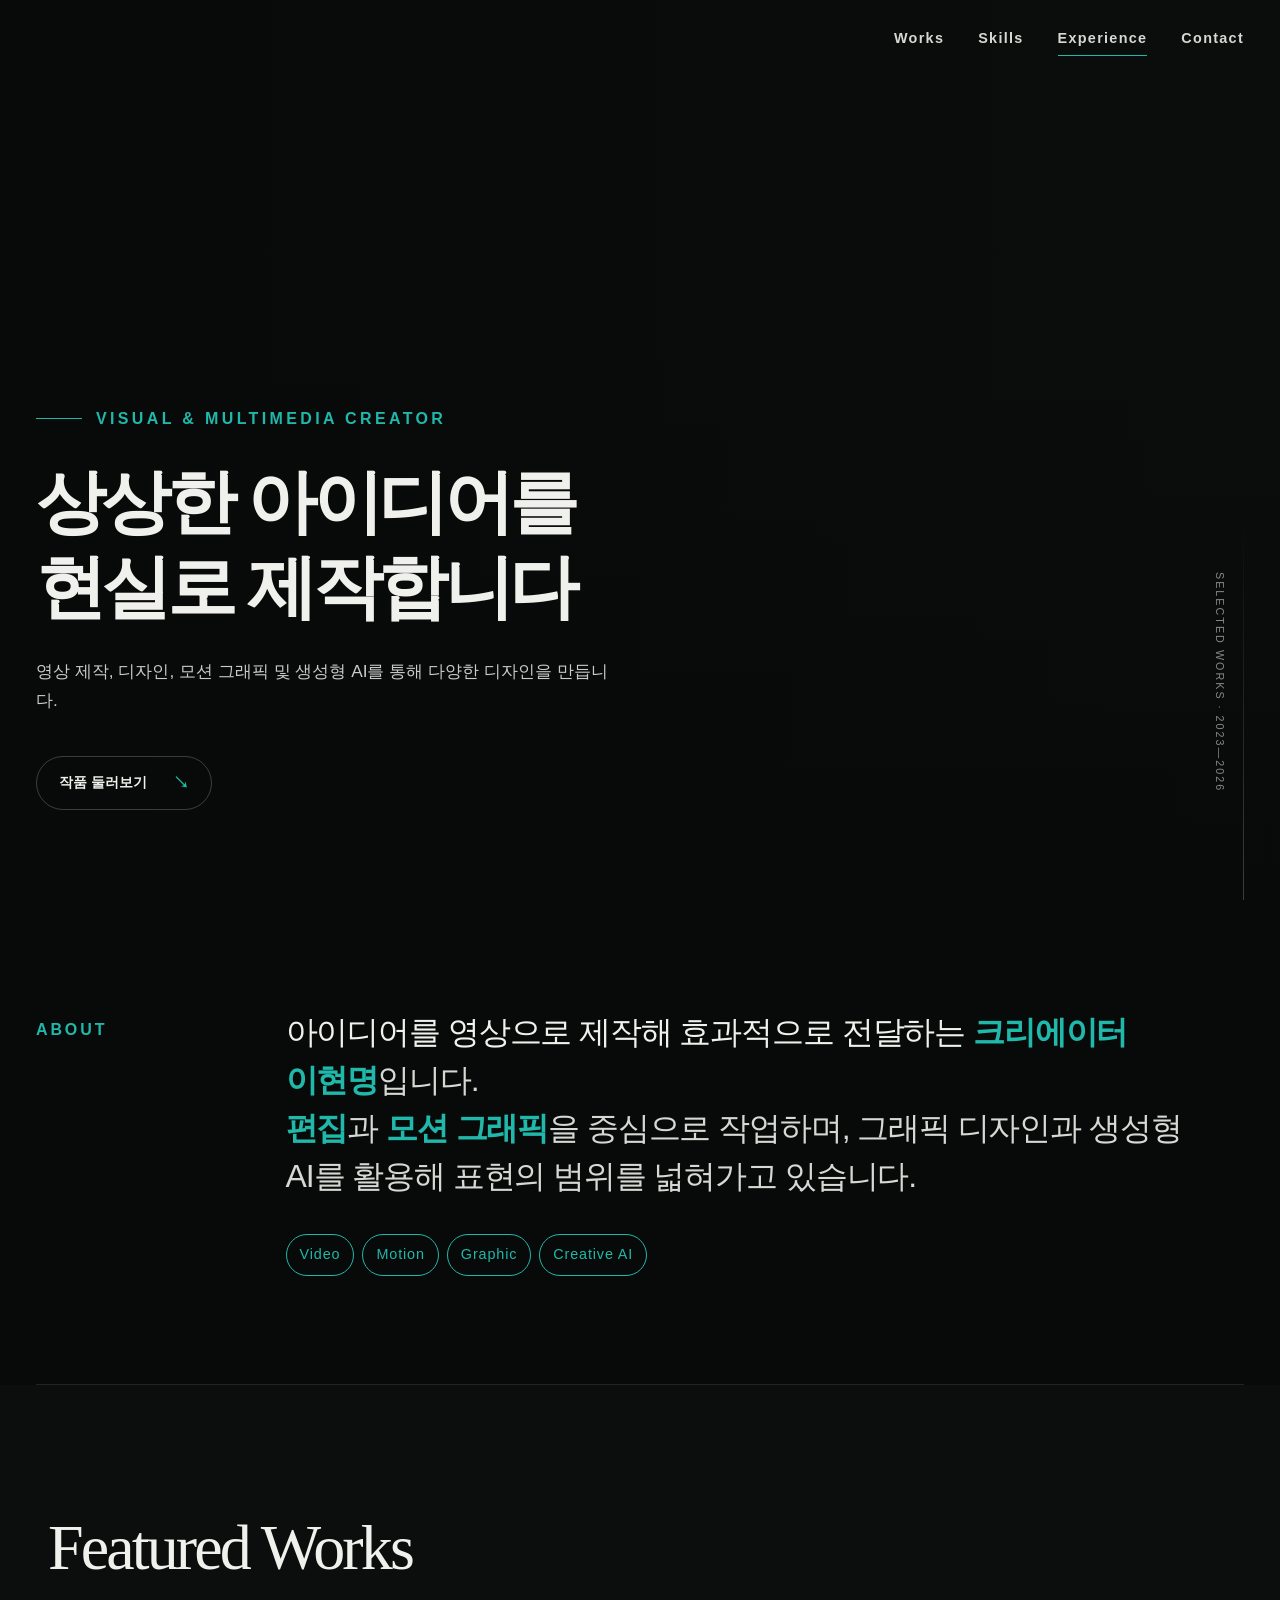
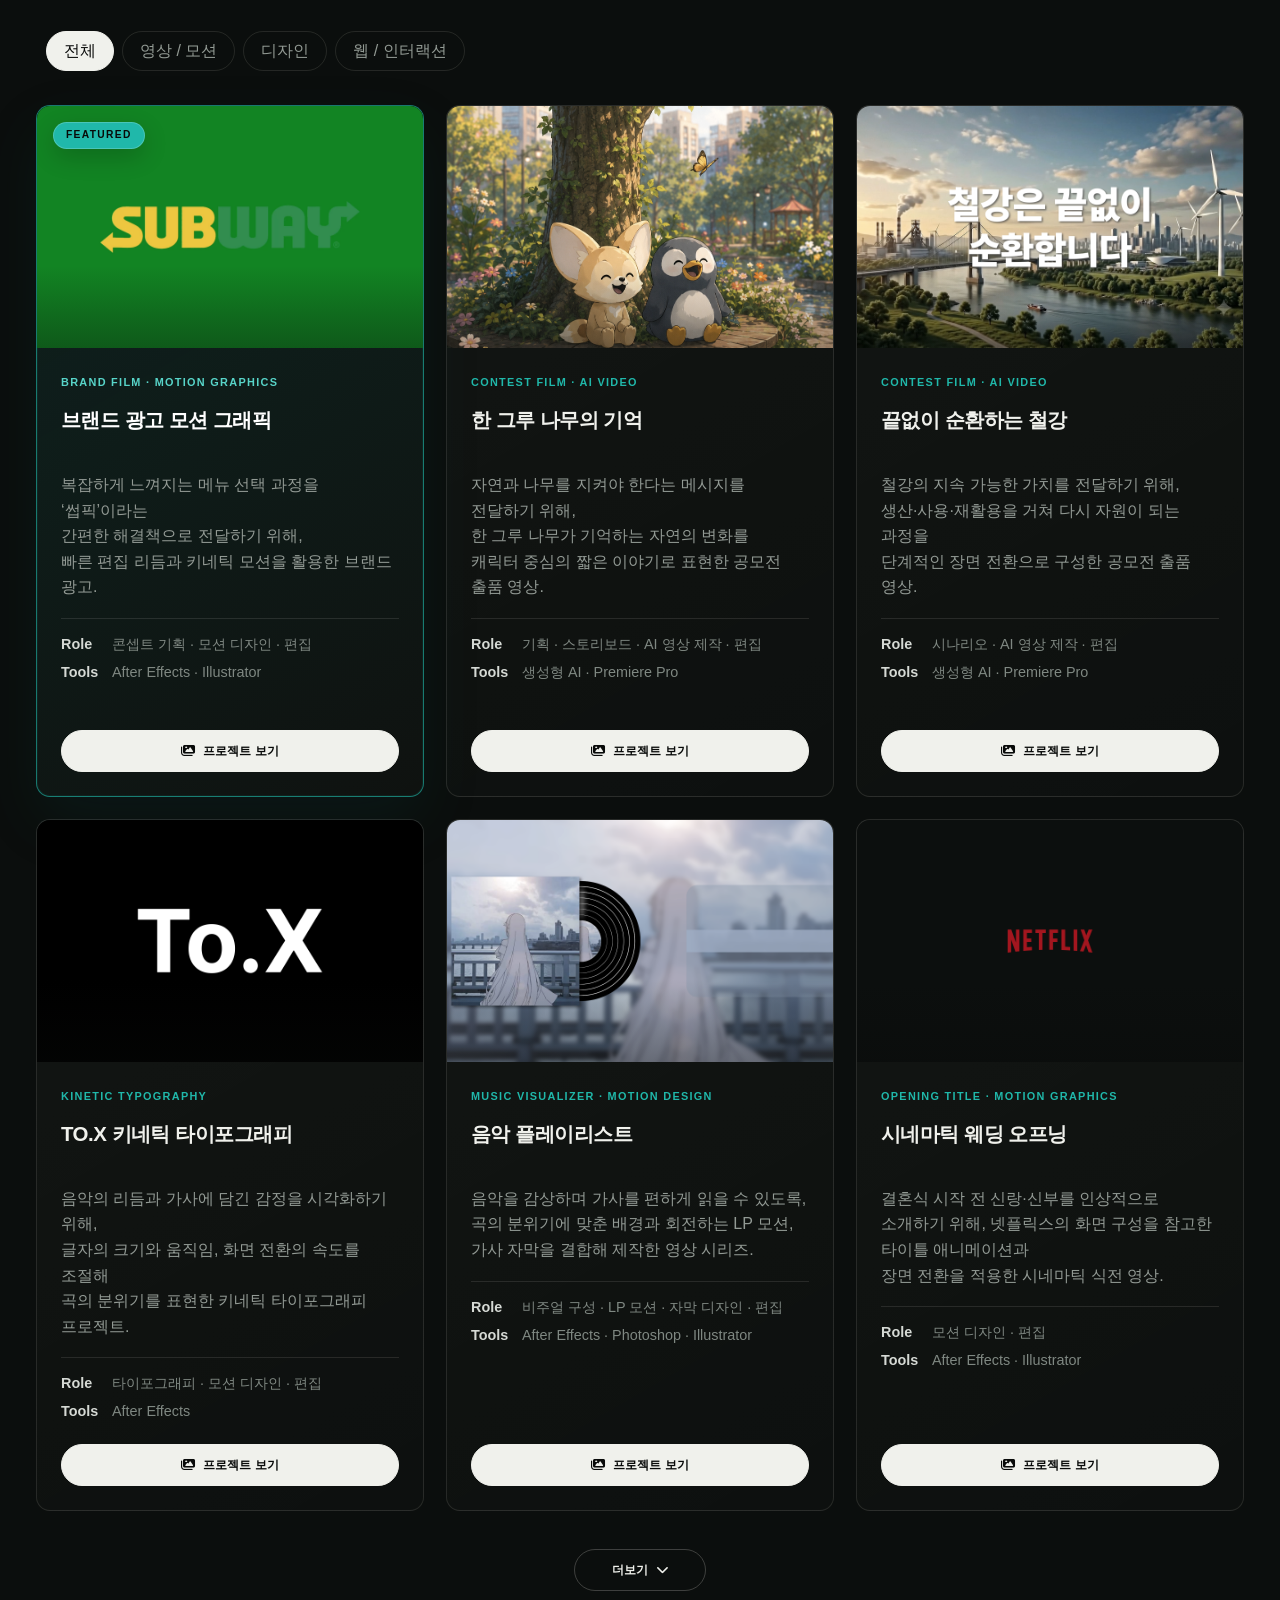
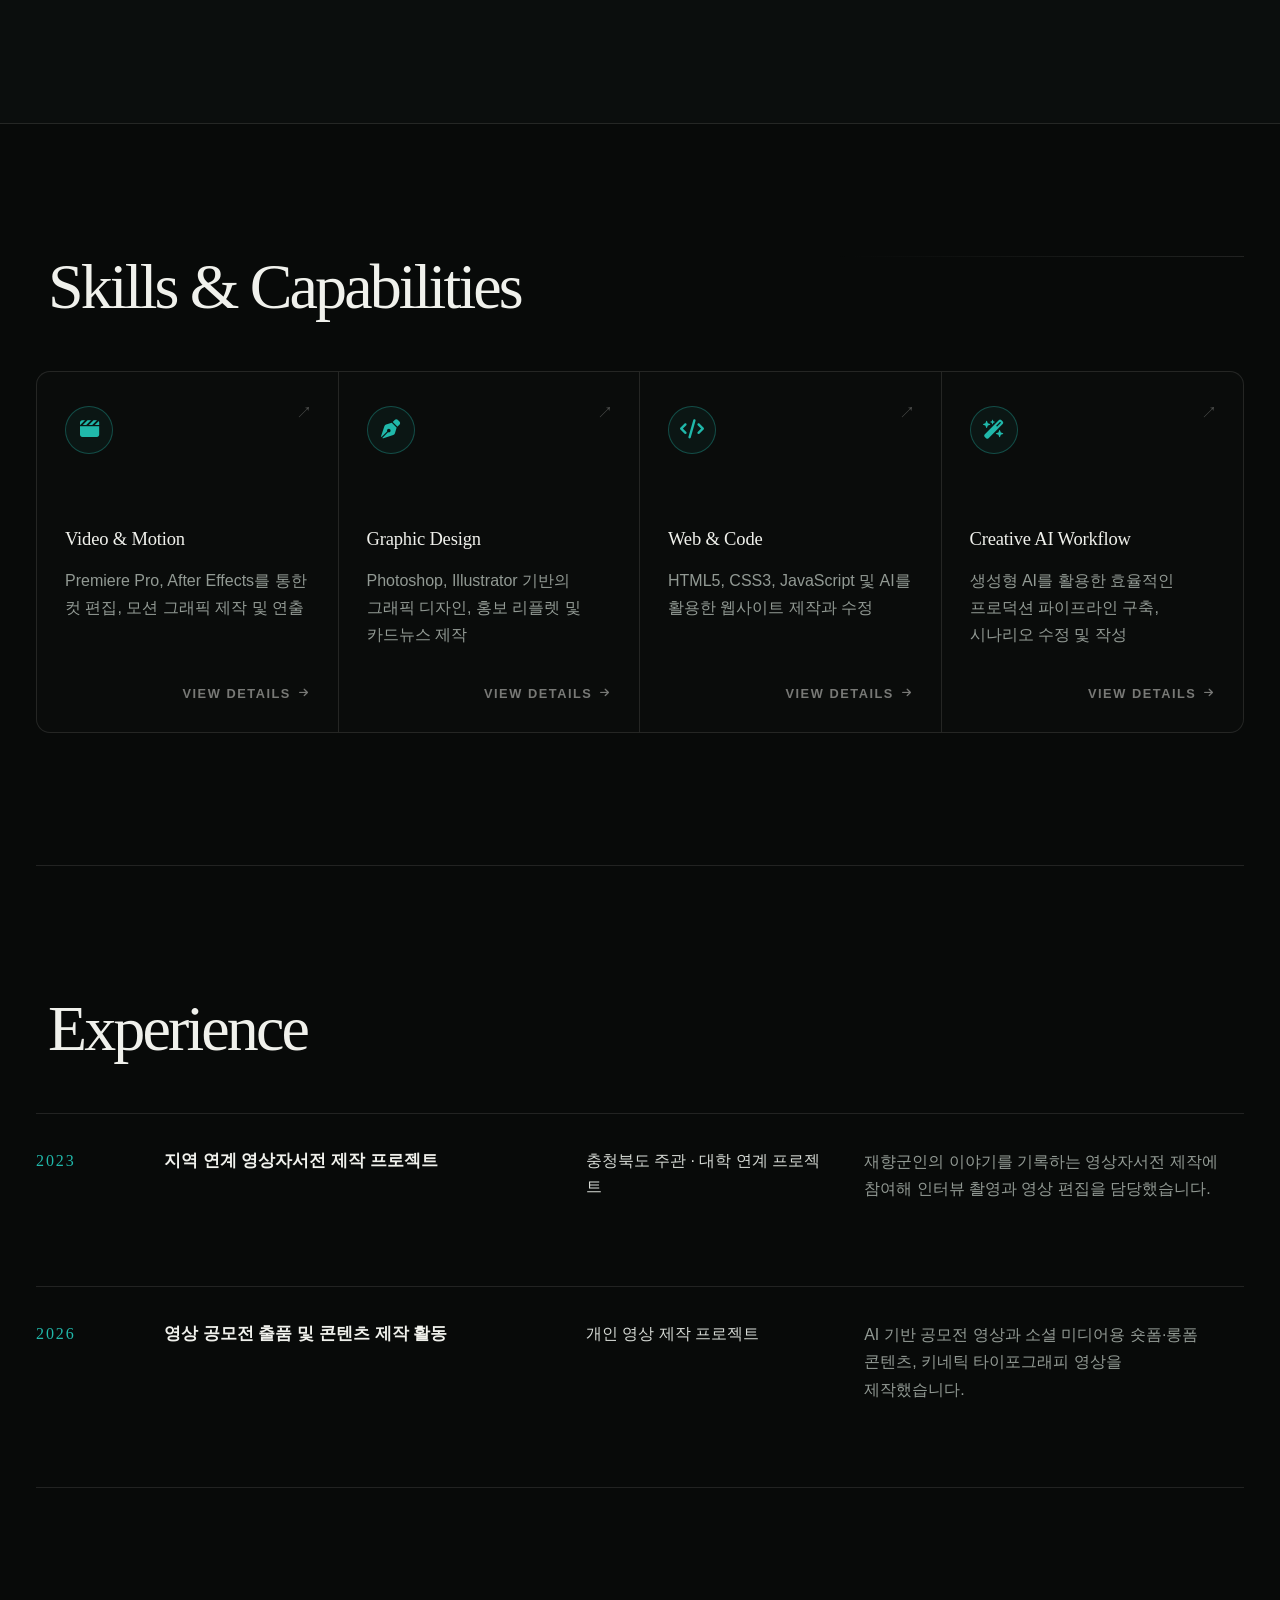
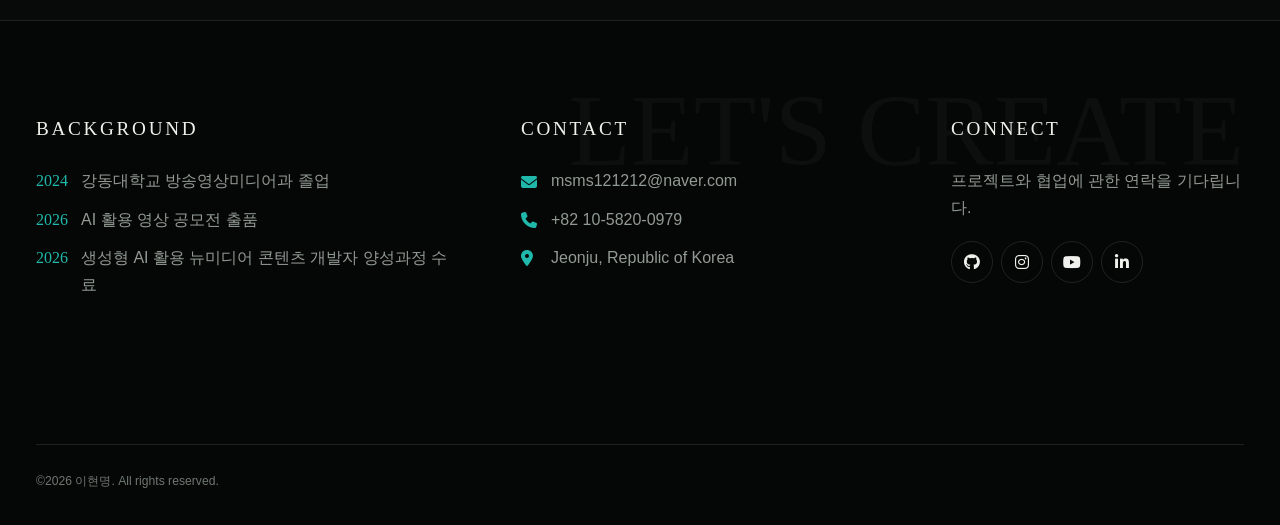
<file: index.html>
<!DOCTYPE html>
<html lang="ko">
<head>
  <meta charset="UTF-8" />
  <meta name="viewport" content="width=device-width, initial-scale=1.0" />
  <meta name="description" content="이현명의 영상, 모션 그래픽, 그래픽 디자인 및 웹 작업 포트폴리오" />
  <title>이현명 | Media Creator Portfolio</title>
  
  <!-- FontAwesome (아이콘 라이브러리) -->
  <link rel="stylesheet" href="https://cdnjs.cloudflare.com/ajax/libs/font-awesome/6.4.0/css/all.min.css" />
  <!-- External CSS -->
  <link rel="stylesheet" href="style.css" />
</head>
<body>

  <!-- NAVIGATION -->
  <nav id="navbar" aria-label="주요 메뉴">
    <a class="logo" href="#" aria-label="포트폴리오 처음으로">
      <span class="logo-mark"></span>
      <span class="logo-word"></span>
    </a>
    <ul class="nav-links">
      <li><a href="#works">Works</a></li>
      <li><a href="#skills">Skills</a></li>
      <li><a href="#experience">Experience</a></li>
      <li><a href="#contact">Contact</a></li>
    </ul>
  </nav>

  <!-- HEADER: INTRO VIDEO -->
  <header>
    <video class="video-bg" autoplay muted loop playsinline>
      <source src="./assets/videos/bg.mp4" type="video/mp4" />
    </video>
    <div class="video-overlay"></div>

    <div class="hero-content">
      <span class="hero-tagline">Visual & Multimedia Creator</span>
      <h1 class="hero-title">상상한 아이디어를 <br>현실로 제작합니다</h1>
      <p class="hero-desc">
        영상 제작, 디자인, 모션 그래픽 및 생성형 AI를 통해 다양한 디자인을 만듭니다.
      </p>
      <a href="#works" class="btn">작품 둘러보기</a>
    </div>
    <div class="hero-side-note" aria-hidden="true">SELECTED WORKS · 2023—2026</div>
  </header>

<main>
<!-- ABOUT (소개) -->
<section id="about" class="about-section">
  <div class="about-label">ABOUT</div>
  <div class="about-content">
<p class="about-copy">
  아이디어를 영상으로 제작해 효과적으로 전달하는
  <span class="about-highlight">크리에이터 이현명</span>입니다.
  <br>
  <span class="about-highlight">편집</span>과
  <span class="about-highlight">모션 그래픽</span>을 중심으로 작업하며,
  그래픽 디자인과 생성형 AI를 활용해 표현의 범위를 넓혀가고 있습니다.
</p>
    <div class="about-keywords" aria-label="주요 작업 분야">
      <span>Video</span>
      <span>Motion</span>
      <span>Graphic</span>
      <span>Creative AI</span>
    </div>
  </div>
</section>

<!-- 1. WORKS (작품) -->
<section id="works">
  <h2 class="section-title">Featured Works</h2>
  
  <!-- 필터 버튼 -->
  <div class="filter-buttons">
    <button class="filter-btn active" data-filter="all">전체</button>
    <button class="filter-btn" data-filter="video">영상 / 모션</button>
    <button class="filter-btn" data-filter="design">디자인</button>
    <button class="filter-btn" data-filter="web">웹 / 인터랙션</button>
  </div>

  <!-- ★ 반드시 이 위치에 시작 태그가 있어야 합니다 ★ -->
  <div class="works-grid">

<!-- 카드 1: 영상 / 모션 그래픽 -->
<div class="work-card featured-work" data-category="video">
  <div class="work-thumb">
    <span class="featured-badge">FEATURED</span>

    <img
      src="assets/images/thumb-video3.png"
      alt="썹픽 브랜드 광고 모션 그래픽 썸네일"
    />

    <button
      type="button"
      class="btn-play-trigger open-project-gallery"
      data-images="assets/images/포트폴리오-11.png|assets/images/포트폴리오-12.png"
      data-video-url="https://youtu.be/aisMzB6WmLQ"
      aria-label="썹픽 프로젝트 이미지 보기"
    >
      <i
        class="fa-solid fa-circle-play"
        aria-hidden="true"
      ></i>
    </button>
  </div>

  <div class="work-info">
    <span class="work-tag">
      Brand Film · Motion Graphics
    </span>

    <h3 class="work-title">
      브랜드 광고 모션 그래픽
    </h3>

    <p class="work-desc">
        복잡하게 느껴지는 메뉴 선택 과정을 ‘썹픽’이라는 <br>간편한 해결책으로
  전달하기 위해,<br> 빠른 편집 리듬과 키네틱 모션을 활용한 브랜드 광고.
    </p>

    <ul class="work-meta" aria-label="작품 제작 정보">
      <li>
        <strong>Role</strong>
        콘셉트 기획 · 모션 디자인 · 편집
      </li>
      <li>
        <strong>Tools</strong>
        After Effects · Illustrator
      </li>
    </ul>

    <div class="work-links">
      <button
        type="button"
        class="card-btn open-project-gallery"
        data-images="assets/images/포트폴리오-11.png|assets/images/포트폴리오-12.png"
        data-video-url="https://youtu.be/aisMzB6WmLQ"
      >
        <i
          class="fa-solid fa-images"
          aria-hidden="true"
        ></i>
        프로젝트 보기
      </button>
    </div>
  </div>
</div>

<!-- 카드 2: 공모전 영상 1편 -->
<div class="work-card" data-category="video">
  <div class="work-thumb">
    <img
      src="assets/images/thumb-video2-alt.png"
      alt="한 그루 나무의 기억 영상 썸네일"
    />

    <!-- 프로젝트 이미지 열기 -->
    <button
      type="button"
      class="btn-play-trigger open-project-gallery"
      data-images="assets/images/포트폴리오-03.png|assets/images/포트폴리오-04.png"
      data-video-url="https://youtube.com/shorts/hFnn0y65OQc?feature=share"
      aria-label="한 그루 나무의 기억 프로젝트 보기"
    >
      <i
        class="fa-solid fa-circle-play"
        aria-hidden="true"
      ></i>
    </button>
  </div>

  <div class="work-info">
    <span class="work-tag">
      Contest Film · AI Video
    </span>

    <h3 class="work-title">
      한 그루 나무의 기억
    </h3>

    <p class="work-desc">
       자연과 나무를 지켜야 한다는 메시지를 전달하기 위해,<br>
  한 그루 나무가 기억하는 자연의 변화를 <br>캐릭터 중심의
  짧은 이야기로 표현한 공모전 출품 영상.
    </p>

    <ul
      class="work-meta"
      aria-label="작품 제작 정보"
    >
      <li>
        <strong>Role</strong>
        기획 · 스토리보드 · AI 영상 제작 · 편집
      </li>

      <li>
        <strong>Tools</strong>
        생성형 AI · Premiere Pro
      </li>
    </ul>

    <div class="work-links">
      <!-- 프로젝트 이미지 열기 -->
      <button
        type="button"
        class="card-btn open-project-gallery"
        data-images="assets/images/포트폴리오-03.png|assets/images/포트폴리오-04.png"
        data-video-url="https://youtube.com/shorts/hFnn0y65OQc?feature=share"
      >
        <i
          class="fa-solid fa-images"
          aria-hidden="true"
        ></i>
        프로젝트 보기
      </button>
    </div>
  </div>
</div>

<!-- 카드 3: 공모전 영상 2편 -->
<div class="work-card" data-category="video">
  <div class="work-thumb">
    <img
      src="assets/images/thumb-video1.png"
      alt="끝없이 순환하는 철강 영상 썸네일"
    />

    <!-- 프로젝트 이미지 열기 -->
    <button
      type="button"
      class="btn-play-trigger open-project-gallery"
      data-images="assets/images/포트폴리오-05.png|assets/images/포트폴리오-06.png"
      data-video-url="https://youtu.be/-_4lD8h2j6I"
      aria-label="끝없이 순환하는 철강 프로젝트 보기"
    >
      <i
        class="fa-solid fa-circle-play"
        aria-hidden="true"
      ></i>
    </button>
  </div>

  <div class="work-info">
    <span class="work-tag">
      Contest Film · AI Video
    </span>

    <h3 class="work-title">
      끝없이 순환하는 철강
    </h3>

    <p class="work-desc">
  철강의 지속 가능한 가치를 전달하기 위해,<br>
  생산·사용·재활용을 거쳐 다시 자원이 되는 과정을 <br>
  단계적인 장면 전환으로 구성한 공모전 출품 영상.
    </p>

    <ul
      class="work-meta"
      aria-label="작품 제작 정보"
    >
      <li>
        <strong>Role</strong>
        시나리오 · AI 영상 제작 · 편집
      </li>

      <li>
        <strong>Tools</strong>
        생성형 AI · Premiere Pro
      </li>
    </ul>

    <div class="work-links">
      <!-- 프로젝트 이미지 열기 -->
      <button
        type="button"
        class="card-btn open-project-gallery"
        data-images="assets/images/포트폴리오-05.png|assets/images/포트폴리오-06.png"
        data-video-url="https://youtu.be/-_4lD8h2j6I"
      >
        <i
          class="fa-solid fa-images"
          aria-hidden="true"
        ></i>
        프로젝트 보기
      </button>
    </div>
  </div>
</div>

<!-- 카드 4: 음악 기반 키네틱 타이포그래피 영상 -->
<div class="work-card" data-category="video">
  <div class="work-thumb">
    <img
      src="assets/images/thumb-video2.png"
      alt="TO.X 키네틱 타이포그래피 영상 썸네일"
    />

    <!-- 프로젝트 이미지 열기 -->
    <button
      type="button"
      class="btn-play-trigger open-project-gallery"
      data-images="assets/images/포트폴리오-13.png|assets/images/포트폴리오-14.png"
      data-video-url="https://youtu.be/lOUPzU0GYzc"
      aria-label="TO.X 키네틱 타이포그래피 프로젝트 보기"
    >
      <i
        class="fa-solid fa-circle-play"
        aria-hidden="true"
      ></i>
    </button>
  </div>

  <div class="work-info">
    <span class="work-tag">
      Kinetic Typography
    </span>

    <h3 class="work-title">
      TO.X 키네틱 타이포그래피
    </h3>

    <p class="work-desc">
  음악의 리듬과 가사에 담긴 감정을 시각화하기 위해,<br>
  글자의 크기와 움직임, 화면 전환의 속도를 조절해<br>
  곡의 분위기를 표현한 키네틱 타이포그래피 프로젝트.
    </p>

    <ul
      class="work-meta"
      aria-label="작품 제작 정보"
    >
      <li>
        <strong>Role</strong>
        타이포그래피 · 모션 디자인 · 편집
      </li>

      <li>
        <strong>Tools</strong>
        After Effects
      </li>
    </ul>

    <div class="work-links">
      <!-- 프로젝트 이미지 열기 -->
      <button
        type="button"
        class="card-btn open-project-gallery"
        data-images="assets/images/포트폴리오-13.png|assets/images/포트폴리오-14.png"
        data-video-url="https://youtu.be/lOUPzU0GYzc"
      >
        <i
          class="fa-solid fa-images"
          aria-hidden="true"
        ></i>
        프로젝트 보기
      </button>
    </div>
  </div>
</div>

<!-- 카드 4-2: 음악 플레이리스트  -->
<div class="work-card" data-category="video">
  <div class="work-thumb">
    <img
      src="assets/images/최종화.png"
      alt="음악 플레이리스트 썸네일"
    />
  </div>

  <div class="work-info">
    <span class="work-tag">
      Music Visualizer · Motion Design
    </span>

    <h3 class="work-title">
      음악 플레이리스트
    </h3>

    <p class="work-desc">
      음악을 감상하며 가사를 편하게 읽을 수 있도록,<br>
      곡의 분위기에 맞춘 배경과 회전하는 LP 모션,<br>
      가사 자막을 결합해 제작한 영상 시리즈.
    </p>

    <ul class="work-meta" aria-label="작품 제작 정보">
      <li>
        <strong>Role</strong>
        비주얼 구성 · LP 모션 · 자막 디자인 · 편집
      </li>

      <li>
        <strong>Tools</strong>
        After Effects · Photoshop · Illustrator
      </li>
    </ul>

    <div class="work-links">
      <button
        type="button"
        class="card-btn open-project-gallery"
        data-images="assets/images/포트폴리오-07.png|assets/images/포트폴리오-08.png"
        data-video-url="https://youtube.com/playlist?list=PLM9niP2tkCtA&si=RBDcG_nOzhkt4t6j"
      >
        <i
          class="fa-solid fa-images"
          aria-hidden="true"
        ></i>
        프로젝트 보기
      </button>
    </div>
  </div>
</div>

<!-- 카드 5: 시네마틱 웨딩 오프닝 -->
<div class="work-card" data-category="video">
  <div class="work-thumb">
    <img
      src="assets/images/netflex.png"
      alt="시네마틱 웨딩 오프닝 영상 썸네일"
    />

    <!-- 프로젝트 이미지 열기 -->
    <button
      type="button"
      class="btn-play-trigger open-project-gallery"
      data-images="assets/images/포트폴리오-09.png|assets/images/포트폴리오-10.png"
      data-video-url="https://youtu.be/B8Osuecn-Ms"
      aria-label="시네마틱 웨딩 오프닝 프로젝트 보기"
    >
      <i
        class="fa-solid fa-circle-play"
        aria-hidden="true"
      ></i>
    </button>
  </div>

  <div class="work-info">
    <span class="work-tag">
      Opening Title · Motion Graphics
    </span>

    <h3 class="work-title">
      시네마틱 웨딩 오프닝
    </h3>

    <p class="work-desc">
  결혼식 시작 전 신랑·신부를 인상적으로 소개하기 위해,
  넷플릭스의 화면 구성을 참고한 타이틀 애니메이션과 <br>
  장면 전환을 적용한 시네마틱 식전 영상.
    </p>

    <ul
      class="work-meta"
      aria-label="작품 제작 정보"
    >
      <li>
        <strong>Role</strong>
        모션 디자인 · 편집
      </li>

      <li>
        <strong>Tools</strong>
        After Effects · Illustrator
      </li>
    </ul>

    <div class="work-links">
      <!-- 프로젝트 이미지 열기 -->
      <button
        type="button"
        class="card-btn open-project-gallery"
        data-images="assets/images/포트폴리오-09.png|assets/images/포트폴리오-10.png"
        data-video-url="https://youtu.be/B8Osuecn-Ms"
      >
        <i
          class="fa-solid fa-images"
          aria-hidden="true"
        ></i>
        프로젝트 보기
      </button>
    </div>
  </div>
</div>

<!-- 카드 1: 스타벅스 리플렛 디자인 -->
<div class="work-card" data-category="design">
  <div class="work-thumb">
    <!-- 카드 썸네일은 목업 이미지 사용 -->
    <img
      src="assets/images/스타벅스 3단 리플렛.jpg"
      alt="스타벅스 3단 리플렛 디자인 목업"
    />
  </div>

  <div class="work-info">
    <span class="work-tag">
      Editorial Design · Print
    </span>

    <h3 class="work-title">
      스타벅스 3단 리플렛 디자인
    </h3>

    <p class="work-desc">
  스타벅스 딜리버스의 주요 정보를 효과적으로 <br>전달하기 위해,
  브랜드 색상과 타이포그래피를 바탕으로 정보의 우선순위를
  고려해 구성한 3단 리플렛 디자인.
    </p>

    <ul
      class="work-meta"
      aria-label="작품 제작 정보"
    >
      <li>
        <strong>Role</strong>
        정보 구성 · 레이아웃 · 편집 디자인
      </li>

      <li>
        <strong>Tools</strong>
        Illustrator · Photoshop
      </li>
    </ul>

    <div class="work-links">
      <button
        type="button"
        class="card-btn open-project-gallery"
        data-images="assets/images/포트폴리오-15.png|assets/images/leaflet-thumb.png|assets/images/leaflet-detail.png"
      >
        <i
          class="fa-solid fa-images"
          aria-hidden="true"
        ></i>
        프로젝트 보기
      </button>
    </div>
  </div>
</div>

<!-- 카드 1-1: 연세대 리플렛 디자인 -->
<div class="work-card" data-category="design">
  <div class="work-thumb">
    <!-- 카드 썸네일은 목업 이미지 사용 -->
    <img
      src="assets/images/연세대 2단 리플렛.jpg"
      alt="연세대 2단 리플렛 디자인 목업"
    />
  </div>

  <div class="work-info">
    <span class="work-tag">
      Editorial Design · Print
    </span>

    <h3 class="work-title">
      연세대 2단 리플렛 디자인
    </h3>

    <p class="work-desc">
  학생들의 꿈을 지원하는 장학금 모금의 취지를 알리고,<br>
  후원 참여에 필요한 정보를 쉽게 확인할 수 있도록<br>
  내용의 흐름을 구성한 2단 리플렛 디자인.
    </p>

    <ul
      class="work-meta"
      aria-label="작품 제작 정보"
    >
      <li>
        <strong>Role</strong>
        정보 구성 · 레이아웃 · 편집 디자인
      </li>

      <li>
        <strong>Tools</strong>
        Illustrator
      </li>
    </ul>

    <div class="work-links">
      <button
        type="button"
        class="card-btn open-project-gallery"
        data-images="assets/images/포트폴리오-16.png|assets/images/연세1.png|assets/images/연세2.png"
      >
        <i
          class="fa-solid fa-images"
          aria-hidden="true"
        ></i>
        프로젝트 보기
      </button>
    </div>
  </div>
</div>

<!-- 디자인 카드 2: 민생지원금 카드뉴스 -->
<div class="work-card" data-category="design">
  <div class="work-thumb">
    <!-- 카드 썸네일은 목업 이미지 사용 -->
    <img
      src="assets/images/카드뉴스.jpg"
      alt="민생지원금 카드뉴스 목업"
    />
  </div>

  <div class="work-info">
    <span class="work-tag">
      Information Design · Card News
    </span>

    <h3 class="work-title">
      민생지원금 안내 카드뉴스
    </h3>

    <p class="work-desc">
  민생지원금 정보를 쉽게 전달하기 위해,<br>
  친근한 일러스트와 초록 계열 색상을 활용해<br>
  단계별로 구성한 6페이지 카드뉴스.
    </p>

    <ul
      class="work-meta"
      aria-label="작품 제작 정보"
    >
      <li>
        <strong>Role</strong>
        정보 구조화 · 레이아웃 · 일러스트
      </li>

      <li>
        <strong>Tools</strong>
        Illustrator
      </li>
    </ul>

    <div class="work-links">
      <button
        type="button"
        class="card-btn open-project-gallery"
        data-layout="grid-two"
        data-images="assets/images/포트폴리오-17.png|assets/images/cardnews-1.png|assets/images/cardnews-2.png|assets/images/cardnews-3.png|assets/images/cardnews-4.png|assets/images/cardnews-5.png|assets/images/cardnews-6.png"
      >
        <i
          class="fa-solid fa-images"
          aria-hidden="true"
        ></i>
        프로젝트 보기
      </button>
    </div>
  </div>
</div>

<!-- 디자인 카드 3: 공기업 취업특강 홍보 포스터 -->
<div class="work-card" data-category="design">
  <div class="work-thumb">
    <img
      src="assets/images/취업특강 포스터 2.jpg"
      alt="공기업 취업특강 홍보 전단지 목업"
    />
  </div>

  <div class="work-info">
    <span class="work-tag">
      Promotional Design · Print
    </span>

    <h3 class="work-title">
      공기업 취업특강 홍보 포스터
    </h3>

    <p class="work-desc">
  취업특강의 주요 정보를 쉽게 전달하기 위해,<br>
  일러스트와 정보의 우선순위를 활용해<br>
  핵심 내용을 명확하게 구성한 포스터.
    </p>

    <ul class="work-meta" aria-label="작품 제작 정보">
      <li>
        <strong>Role</strong>
        정보 구성 · 레이아웃 · 편집 디자인
      </li>
      <li>
        <strong>Tools</strong>
        Illustrator
      </li>
    </ul>

    <div class="work-links">
      <button
        type="button"
        class="card-btn open-project-gallery"
        data-images="assets/images/포트폴리오-18.png"
      >
        <i class="fa-solid fa-expand" aria-hidden="true"></i>
        포스터 보기
      </button>
    </div>
  </div>
</div>

    <!-- 카드 1: 브랜딩 웹사이트 -->
    <div class="work-card" data-category="web">
      <div class="work-thumb">
        <img src="assets/images/web-thumb.png" alt="브랜딩 사이트 미리보기" />
      </div>
      <div class="work-info">
        <span class="work-tag">Web Design · Development</span>
        <h3 class="work-title">브랜드 웹사이트 제작</h3>
        <p class="work-desc">  직접 기획한 브랜드의 콘셉트를 바탕으로,<br>
  AI를 활용해 디자인과 인터랙션을 구성하고<br>
  반응형 웹 화면으로 구현한 프로젝트.</p>
        <ul class="work-meta" aria-label="작품 제작 정보">
          <li><strong>Role</strong>기획 · AI 활용 UI 디자인 · 프론트엔드 구현</li>
          <li><strong>Tools</strong> HTML · CSS · JavaScript · AI</li>
        </ul>
        <div class="work-links">
          <button class="card-btn open-modal-btn" data-type="iframe" data-web-url="projects/branding/index.html">
            <i class="fa-solid fa-window-restore"></i> 사이트 미리보기
          </button>
          <a href="projects/branding/index.html" target="_blank" rel="noopener noreferrer" class="card-btn-outline">
            <i class="fa-solid fa-arrow-up-right-from-square"></i> 새 창 열기
          </a>
        </div>  
      </div>
    </div>

<!-- 카드 2: IOPE MEN 웹사이트 리디자인 -->
<div class="work-card" data-category="web">
  <div class="work-thumb">
    <img
      src="assets/images/캡처.PNG"
      alt="IOPE MEN 웹사이트 리디자인 미리보기"
    />
  </div>

  <div class="work-info">
    <span class="work-tag">
      UI Design · Concept Redesign
    </span>

    <h3 class="work-title">
      IOPE MEN 웹사이트 리디자인
    </h3>

    <p class="work-desc">
 프리미엄 남성 스킨케어 이미지를 전달하기 위해,<br>
  제품 정보의 구조와 시각적 흐름을 재구성한<br>
  데스크톱 웹 UI 콘셉트 디자인.
    </p>

    <ul
      class="work-meta"
      aria-label="작품 제작 정보"
    >
      <li>
        <strong>Role</strong>
        정보 구조 · UI 디자인
      </li>

      <li>
        <strong>Tools</strong>
        Figma · Illustrator · 생성형 AI
      </li>
    </ul>

    <div class="work-links">
      <button
        type="button"
        class="card-btn open-modal-btn"
        data-type="image"
        data-img-src="assets/images/web-thumb-2.png"
      >
        <i
          class="fa-solid fa-image"
          aria-hidden="true"
        ></i>
        디자인 보기
      </button>

      <a
        href="assets/images/web-thumb-2.png"
        target="_blank"
        rel="noopener noreferrer"
        class="card-btn-outline"
      >
        <i
          class="fa-solid fa-arrow-up-right-from-square"
          aria-hidden="true"
        ></i>
        새 창 열기
      </a>
    </div>
  </div>
</div>

<!-- 카드 3: IOPE MEN 제품 상세페이지 디자인 -->
<div class="work-card" data-category="web">
  <div class="work-thumb">
    <img
      src="assets/images/상세페이지 썸네일.png"
      alt="IOPE MEN 올인원 제품 상세페이지 디자인"
      loading="lazy"
    />
  </div>

  <div class="work-info">
    <span class="work-tag">
      Detail Page · Visual Design
    </span>

    <h3 class="work-title">
      IOPE MEN 제품 상세페이지
    </h3>

    <p class="work-desc">
  제품의 주요 특징과 사용 효과를 쉽게 전달하기 위해,<br>
  정보의 우선순위와 시각적 흐름을 고려해 구성한<br>
  상세페이지 디자인.
    </p>

    <ul class="work-meta" aria-label="작품 제작 정보">
      <li>
        <strong>Role</strong>
        정보 구성 · 레이아웃 · 상세페이지 디자인
      </li>
      <li>
        <strong>Tools</strong>
        Figma · Illustrator · 생성형 AI
      </li>
    </ul>

    <div class="work-links">
      <button
        type="button"
        class="card-btn open-modal-btn"
        data-type="image"
        data-img-src="assets/images/상세페이지.png"
      >
        <i class="fa-solid fa-image" aria-hidden="true"></i>
        디자인 보기
      </button>

      <a
        href="assets/images/상세페이지.png"
        target="_blank"
        rel="noopener noreferrer"
        class="card-btn-outline"
      >
        <i
          class="fa-solid fa-arrow-up-right-from-square"
          aria-hidden="true"
        ></i>
        새 창 열기
      </a>
    </div>
  </div>
</div>

  </div> <!-- /.works-grid -->
  <div class="load-more-wrap">
    <button id="load-more-btn" class="card-btn-outline" aria-label="작품 더보기">
   <i class="fa-solid fa-chevron-down"></i>
    </button>
  </div>
</section>

<!-- 2. SKILLS (능력) -->
<section id="skills">
  <h2 class="section-title">Skills & Capabilities</h2>

  <div class="skills-grid">
    <div
      class="skill-card"
      data-skill="video"
      role="button"
      tabindex="0"
      aria-label="Video & Motion 상세 기술 보기"
    >
      <i class="fa-solid fa-clapperboard skill-icon"></i>
      <h3 class="skill-title">Video & Motion</h3>
      <p class="skill-desc">
        Premiere Pro, After Effects를 통한 컷 편집,
        모션 그래픽 제작 및 연출
      </p>
      <span class="skill-more">
        View details
        <i class="fa-solid fa-arrow-right"></i>
      </span>
    </div>

    <div
      class="skill-card"
      data-skill="graphic"
      role="button"
      tabindex="0"
      aria-label="Graphic Design 상세 기술 보기"
    >
      <i class="fa-solid fa-pen-nib skill-icon"></i>
      <h3 class="skill-title">Graphic Design</h3>
      <p class="skill-desc">
        Photoshop, Illustrator 기반의 그래픽 디자인,
        홍보 리플렛 및 카드뉴스 제작
      </p>
      <span class="skill-more">
        View details
        <i class="fa-solid fa-arrow-right"></i>
      </span>
    </div>

    <div
      class="skill-card"
      data-skill="web"
      role="button"
      tabindex="0"
      aria-label="Web & Code 상세 기술 보기"
    >
      <i class="fa-solid fa-code skill-icon"></i>
      <h3 class="skill-title">Web & Code</h3>
      <p class="skill-desc">
        HTML5, CSS3, JavaScript 및 AI를 활용한
        웹사이트 제작과 수정
      </p>
      <span class="skill-more">
        View details
        <i class="fa-solid fa-arrow-right"></i>
      </span>
    </div>

    <div
      class="skill-card"
      data-skill="ai"
      role="button"
      tabindex="0"
      aria-label="Creative AI Workflow 상세 기술 보기"
    >
      <i class="fa-solid fa-wand-magic-sparkles skill-icon"></i>
      <h3 class="skill-title">Creative AI Workflow</h3>
      <p class="skill-desc">
        생성형 AI를 활용한 효율적인 프로덕션 파이프라인 구축,
        시나리오 수정 및 작성
      </p>
      <span class="skill-more">
        View details
        <i class="fa-solid fa-arrow-right"></i>
      </span>
    </div>
  </div>
</section>

      <!-- 3. EXPERIENCE (경력) -->
      <section id="experience">
        <h2 class="section-title">Experience</h2>
        <div class="timeline">
          <div class="timeline-item">
            <div class="timeline-dot"></div>
            <div class="timeline-date">2023</div>
            <h3 class="timeline-role">지역 연계 영상자서전 제작 프로젝트</h3>
            <div class="timeline-company">충청북도 주관 · 대학 연계 프로젝트</div>
            <p class="skill-desc">재향군인의 이야기를 기록하는 영상자서전 제작에 참여해 인터뷰 촬영과 영상 편집을 담당했습니다.</p>
          </div>
          <div class="timeline-item">
            <div class="timeline-dot"></div>
            <div class="timeline-date">2026</div>
            <h3 class="timeline-role">영상 공모전 출품 및 콘텐츠 제작 활동</h3>
            <div class="timeline-company">개인 영상 제작 프로젝트</div>
            <p class="skill-desc">AI 기반 공모전 영상과 소셜 미디어용 숏폼·롱폼 콘텐츠, 키네틱 타이포그래피 영상을 제작했습니다.</p>
          </div>
        </div>
      </section>

  </main>

  <!-- FOOTER (연혁, 연락처, 기타정보) -->
  <footer id="contact">
    <div class="container">
      <div class="footer-grid">
        <!-- 1. 소개 & 연혁 -->
        <div class="footer-col">
          <h3>Background</h3>
          <ul class="history-list">
            <li><span>2024</span> 강동대학교 방송영상미디어과 졸업</li>
            <li><span>2026</span> AI 활용 영상 공모전 출품</li>
            <li><span>2026</span> 생성형 AI 활용 뉴미디어 콘텐츠 개발자 양성과정 수료 </li>
          </ul>
        </div>

        <!-- 2. 연락처 -->
        <div class="footer-col">
          <h3>Contact</h3>
          <div class="contact-item">
            <i class="fa-solid fa-envelope"></i>
            <span>msms121212@naver.com</span>
          </div>
          <div class="contact-item">
            <i class="fa-solid fa-phone"></i>
            <span>+82 10-5820-0979</span>
          </div>
          <div class="contact-item">
            <i class="fa-solid fa-location-dot"></i>
            <span>Jeonju, Republic of Korea</span>
          </div>
        </div>

        <!-- 3. 소셜 및 기타 링크 -->
<div class="footer-col">
  <h3>Connect</h3>
  <p>프로젝트와 협업에 관한 연락을 기다립니다.</p>
  <div class="social-links">
    <a href="https://github.com" target="_blank" rel="noopener noreferrer" title="GitHub">
      <i class="fa-brands fa-github"></i>
    </a>

    <a href="https://www.instagram.com" target="_blank" rel="noopener noreferrer" title="Instagram">
      <i class="fa-brands fa-instagram"></i>
    </a>

    <a href="https://www.youtube.com" target="_blank" rel="noopener noreferrer" title="YouTube">
      <i class="fa-brands fa-youtube"></i>
    </a>

    <a href="https://www.linkedin.com" target="_blank" rel="noopener noreferrer" title="LinkedIn">
      <i class="fa-brands fa-linkedin-in"></i>
    </a>
  </div>
</div>

      <div class="footer-bottom">
        <p>&copy;2026 이현명. All rights reserved.</p>
      </div>
    </div>
    </div>
  </footer>
  <!-- 미디어 뷰어 모달 팝업 -->
<div id="mediaModal" class="modal-overlay">
  <div class="modal-container">
    <button class="modal-close" id="modalCloseBtn" aria-label="미디어 뷰어 닫기">&times;</button>
    
    <!-- 누락되었던 슬라이더 버튼 및 카운터 추가 -->
    <button class="modal-nav-btn prev-btn" id="modalPrevBtn" aria-label="이전 이미지"><i class="fa-solid fa-chevron-left"></i></button>
    <button class="modal-nav-btn next-btn" id="modalNextBtn" aria-label="다음 이미지"><i class="fa-solid fa-chevron-right"></i></button>

    <div class="modal-body" id="modalBody">
      <!-- JS(main.js)를 통해 video / iframe / img가 동적으로 주입됩니다 -->
    </div>

    <div class="modal-counter" id="modalCounter"></div>
  </div>
</div>

<!-- 스킬 상세 정보 모달 -->
<div
  id="skillModal"
  class="skill-modal"
  aria-hidden="true"
>
  <div
    class="skill-modal-container"
    role="dialog"
    aria-modal="true"
    aria-labelledby="skillModalTitle"
  >
    <button
      type="button"
      id="skillModalClose"
      class="skill-modal-close"
      aria-label="스킬 정보창 닫기"
    >
      &times;
    </button>

    <div class="skill-modal-heading">
      <span id="skillModalNumber" class="skill-modal-number">
        01
      </span>

      <div>
        <p id="skillModalLabel" class="skill-modal-label">
          CAPABILITY
        </p>
        <h3 id="skillModalTitle" class="skill-modal-title"></h3>
      </div>
    </div>

    <p id="skillModalIntro" class="skill-modal-intro"></p>

    <div class="skill-modal-content">
      <div>
        <h4>Core Skills</h4>
        <ul id="skillModalList" class="skill-detail-list"></ul>
      </div>

      <div>
        <h4>Programs & Tools</h4>
        <div id="skillModalTools" class="skill-tool-list"></div>
      </div>
    </div>
  </div>
</div>

<!-- 프로젝트 이미지 모달 -->
<div
  class="project-gallery-modal"
  id="projectGalleryModal"
  aria-hidden="true"
>
  <div
    class="project-gallery-dialog"
    role="dialog"
    aria-modal="true"
    aria-label="프로젝트 이미지"
  >
    <button
      type="button"
      class="project-gallery-close"
      aria-label="프로젝트 이미지 닫기"
    >
      <i
        class="fa-solid fa-xmark"
        aria-hidden="true"
      ></i>
    </button>

    <div class="project-gallery-content">
      <div
        class="project-gallery-images"
        id="projectGalleryImages"
      ></div>

      <div class="project-gallery-footer">
        <a
          href="#"
          target="_blank"
          rel="noopener noreferrer"
          class="project-video-link"
          id="projectVideoLink"
        >
          <i
            class="fa-brands fa-youtube"
            aria-hidden="true"
          ></i>
          전체 영상 보기
        </a>
      </div>
    </div>
  </div>
</div>

<!-- External JS: 모든 모달 HTML을 읽은 뒤 실행 -->
<script src="main.js"></script>
</body>
</html>
</file>
<file: style.css>
:root {
  --ink: #080a09;
  --ink-soft: #0d100f;
  --surface: #121614;
  --surface-raised: #181d1a;
  --paper: #f0f1ec;
  --paper-soft: #d5d9d4;
  --muted: #929a94;
  --accent: #20b8aa;
  --accent-deep: #005c63;
  --accent-wash: rgba(32, 184, 170, 0.1);
  --line: rgba(240, 241, 236, 0.11);
  --line-strong: rgba(240, 241, 236, 0.22);
  --shadow: 0 28px 70px rgba(0, 0, 0, 0.28);
  --radius-sm: 8px;
  --radius-md: 14px;
  --page: min(1320px, calc(100% - 72px));
  --ease: 260ms cubic-bezier(.22, .75, .25, 1);
}

* { box-sizing: border-box; margin: 0; padding: 0; }
html { scroll-behavior: smooth; }
body {
  overflow-x: hidden;
  background: var(--ink);
  color: var(--paper);
  font-family: "Pretendard", "Noto Sans KR", -apple-system, BlinkMacSystemFont, "Segoe UI", sans-serif;
  line-height: 1.65;
  -webkit-font-smoothing: antialiased;
}
body::before {
  content: "";
  position: fixed;
  inset: 0;
  z-index: -2;
  pointer-events: none;
  background:
    radial-gradient(circle at 78% 12%, rgba(0, 92, 99, .13), transparent 34%),
    linear-gradient(rgba(255,255,255,.018) 1px, transparent 1px),
    linear-gradient(90deg, rgba(255,255,255,.018) 1px, transparent 1px);
  background-size: auto, 72px 72px, 72px 72px;
}
a { color: inherit; text-decoration: none; }
button { font: inherit; }
img, video { display: block; }
button, a { -webkit-tap-highlight-color: transparent; }
:focus-visible { outline: 2px solid var(--accent); outline-offset: 4px; }

.container, section { width: var(--page); margin-inline: auto; }
section { padding: 132px 0; scroll-margin-top: 78px; }

/* Navigation */
nav {
  position: fixed;
  inset: 0 0 auto;
  z-index: 1000;
  display: flex;
  align-items: center;
  justify-content: space-between;
  min-height: 78px;
  padding: 0 max(36px, calc((100vw - 1320px) / 2));
  border-bottom: 1px solid transparent;
  transition: background var(--ease), border-color var(--ease), min-height var(--ease);
}
nav.scrolled {
  min-height: 68px;
  background: rgba(8, 10, 9, .88);
  border-color: var(--line);
  box-shadow: 0 12px 30px rgba(0,0,0,.12);
  backdrop-filter: blur(18px);
}
.nav-links { display: flex; gap: 34px; list-style: none; }
.nav-links a {
  position: relative;
  color: var(--paper-soft);
  font-size: .9rem;
  font-weight: 600;
  letter-spacing: .09em;
}
.nav-links a::after {
  content: "";
  position: absolute;
  right: 100%;
  bottom: -10px;
  left: 0;
  height: 1px;
  background: var(--accent);
  transition: right var(--ease);
}
.nav-links a:hover::after, .nav-links a.active::after { right: 0; }

/* Hero */
header {
  position: relative;
  min-height: 100svh;
  overflow: hidden;
  display: flex;
  align-items: flex-end;
  padding: 160px max(36px, calc((100vw - 1320px) / 2)) 10vh;
  background: var(--ink-soft);
}
header::after {
  content: "";
  position: absolute;
  right: max(36px, calc((100vw - 1320px) / 2));
  bottom: 0;
  z-index: 2;
  width: 1px;
  height: 42%;
  background: linear-gradient(transparent, var(--line-strong));
}
.video-bg { position: absolute; inset: 0; z-index: 0; width: 100%; height: 100%; object-fit: cover; filter: grayscale(1) contrast(1.08) brightness(.77); }
.video-overlay {
  position: absolute;
  inset: 0;
  z-index: 1;
  background:
    linear-gradient(90deg, rgba(8,10,9,.97) 0%, rgba(8,10,9,.83) 48%, rgba(8,10,9,.42) 100%),
    linear-gradient(0deg, rgba(8,10,9,.96), transparent 62%);
}
.hero-content { position: relative; z-index: 2; width: min(900px, 100%); }
.hero-tagline {
  display: inline-flex;
  align-items: center;
  gap: 14px;
  margin-bottom: 28px;
  color: var(--accent);
  font-size: 1rem;
  font-weight: 700;
  letter-spacing: .21em;
  text-transform: uppercase;
}
.hero-tagline::before { content: ""; width: 46px; height: 1px; background: currentColor; }
.hero-title {
  max-width: 900px;
  margin-bottom: 28px;
  font-size: clamp(3.7rem, 5.5vw, 5.4rem);
  font-weight: 650;
  line-height: 1.2;
  letter-spacing: -.065em;
  word-break: keep-all;
  text-wrap: balance;
}
.hero-desc { max-width: 590px; margin-bottom: 42px; color: #c6ccc8; font-size: clamp(1rem, 1.35vw, 1.14rem); }
.hero-side-note {
  position: absolute;
  right: max(52px, calc((100vw - 1320px) / 2 + 18px));
  bottom: 12vh;
  z-index: 3;
  color: rgba(240,241,236,.55);
  font-size: .67rem;
  letter-spacing: .19em;
  writing-mode: vertical-rl;
}
.btn {
  display: inline-flex;
  align-items: center;
  gap: 26px;
  min-height: 54px;
  padding: 0 22px;
  border: 1px solid var(--line-strong);
  border-radius: 999px;
  color: var(--paper);
  font-size: .85rem;
  font-weight: 650;
  transition: background var(--ease), color var(--ease), border-color var(--ease), transform var(--ease);
}
.btn::after { content: "↘"; color: var(--accent); font-size: 1rem; }
.btn:hover { transform: translateY(-2px); background: var(--paper); border-color: var(--paper); color: var(--ink); }

/* Section headings */
.section-title {
  display: grid;
  grid-template-columns: 0px 1fr;
  align-items: end;
  gap: 12px;
  margin-bottom: 52px;
  font-family: Georgia, "Times New Roman", "Noto Serif KR", serif;
  font-size: clamp(2.7rem, 5vw, 5.2rem);
  font-weight: 400;
  line-height: .98;
  letter-spacing: -.045em;
}
.section-title::before { align-self: center; color: var(--accent); font-family: inherit; font-size: .8rem; letter-spacing: .08em; }

/* About */
.about-section {
  display: grid;
  grid-template-columns: 160px minmax(0, 1fr);
  gap: clamp(32px, 7vw, 110px);
  align-items: start;
  padding-top: 108px;
  padding-bottom: 108px;
  border-bottom: 1px solid var(--line);
}
.about-label {
  padding-top: 9px;
  color: var(--accent);
  font-size: 1rem;
  font-weight: 700;
  letter-spacing: .18em;
}
.about-content { max-width: 960px; }
.about-copy {
  max-width: 900px;
  color: var(--paper-soft);
  font-size: clamp(1.45rem, 2.5vw, 2rem);
  font-weight: 400;
  line-height: 1.5;
  letter-spacing: -.035em;
  word-break: keep-all;
}
.about-copy::first-line { color: var(--paper); }
.about-keywords {
  display: flex;
  flex-wrap: wrap;
  gap: 8px;
  margin-top: 34px;
}
.about-keywords span {
  padding: 8px 13px;
  border: 1px solid var(--accent);
  border-radius: 999px;
  color: var(--accent);
  font-size: .9rem;
  letter-spacing: .06em;
}

#works .section-title::before {
  content: "";
}

#skills .section-title::before {
  content: "";
}

#experience .section-title::before {
  content: "";
}

/* Works */
#works { width: 100%; padding-inline: max(36px, calc((100vw - 1320px) / 2)); background: rgba(13,16,15,.78); border-bottom: 1px solid var(--line); }
.filter-buttons { display: flex; flex-wrap: wrap; gap: 8px; margin: 0 0 34px 10px; }
.filter-btn {
  min-height: 40px;
  padding: 0 17px;
  border: 1px solid var(--line);
  border-radius: 999px;
  background: transparent;
  color: var(--muted);
  cursor: pointer;
  font-size: rem;
  transition: all var(--ease);
}
.filter-btn:hover, .filter-btn.active { background: var(--paper); border-color: var(--paper); color: var(--ink); }
.works-grid { display: grid; grid-template-columns: repeat(3, minmax(0, 1fr)); grid-auto-rows: 1fr; gap: 22px; counter-reset: work; }
.work-card {
  position: relative;
  display: flex;
  flex-direction: column;
  min-width: 0;
  height: 100%;
  overflow: hidden;
  border: 1px solid var(--line);
  border-radius: var(--radius-md);
  background: linear-gradient(150deg, rgba(255,255,255,.035), rgba(255,255,255,.012));
  box-shadow: 0 1px 0 rgba(255,255,255,.03) inset;
  counter-increment: work;
  transition: transform var(--ease), border-color var(--ease), box-shadow var(--ease), background var(--ease);
}
.work-card:hover { transform: translateY(-7px); border-color: rgba(32,184,170,.48); background: linear-gradient(150deg, rgba(32,184,170,.07), rgba(255,255,255,.018)); box-shadow: var(--shadow); }
.work-thumb { position: relative; width: 100%; aspect-ratio: 16 / 10; overflow: hidden; flex-shrink: 0; background: #0c0f0e; }
.work-thumb::after { content: ""; position: absolute; inset: 0; pointer-events: none; background: linear-gradient(180deg, transparent 66%, rgba(8,10,9,.35)); }
.work-thumb img { width: 100%; height: 100%; object-fit: cover; object-position: center; filter: saturate(.8) contrast(1.02); transition: transform 650ms cubic-bezier(.2,.8,.2,1), filter var(--ease); }
.work-card:hover .work-thumb img { transform: scale(1.045); filter: saturate(1) contrast(1); }
.work-info { position: relative; display: flex; flex: 1; flex-direction: column; padding: 27px 24px 24px; }
.work-tag { display: block; min-height: 18px; margin: 0 42px 13px 0; color: var(--accent); font-size: .68rem; font-weight: 750; line-height: 1.4; letter-spacing: .12em; text-transform: uppercase; }
.work-title { min-height: 2.7em; margin-bottom: 11px; overflow: hidden; font-size: 1.28rem; font-weight: 600; line-height: 1.35; letter-spacing: -.025em; word-break: keep-all; color: f;}
.work-desc { min-height: 4.75em; margin-bottom: 23px; overflow: hidden; color: var(--muted); font-size: 1rem; line-height: 1.6; word-break: keep-all; }
.work-meta {
  display: grid;
  gap: 7px;
  min-height: 4.2em;
  margin: -5px 0 22px;
  padding: 15px 0 0;
  border-top: 1px solid var(--line);
  list-style: none;
  color: #7f8882;
  font-size: .9rem;
  line-height: 1.45;
}
.work-meta li {
  display: grid;
  grid-template-columns: 43px minmax(0, 1fr);
  gap: 8px;
}
.work-meta strong {
  color: var(--paper-soft);
  font-weight: 650;
}
.work-links { display: flex; flex-wrap: wrap; gap: 8px; width: 100%; margin-top: auto; }

/* Featured project */
.featured-work {
  border-color: rgba(32, 184, 170, .62);
  background:
    linear-gradient(150deg, rgba(32,184,170,.12), rgba(255,255,255,.018));
  box-shadow:
    0 0 0 1px rgba(32,184,170,.08) inset,
    0 24px 60px rgba(0,92,99,.12);
}
.featured-work:hover {
  border-color: var(--accent);
  box-shadow:
    0 0 0 1px rgba(32,184,170,.13) inset,
    0 30px 75px rgba(0,92,99,.24);
}
.featured-work .work-tag { color: #58d5c9; }
.featured-work .work-title { color: #fff; }
.featured-badge {
  position: absolute;
  top: 16px;
  left: 16px;
  z-index: 4;
  padding: 7px 12px;
  border: 1px solid rgba(255,255,255,.18);
  border-radius: 999px;
  background: var(--accent);
  color: var(--ink);
  font-size: .64rem;
  font-weight: 850;
  line-height: 1;
  letter-spacing: .13em;
  box-shadow: 0 8px 24px rgba(0,0,0,.2);
}
.card-btn, .card-btn-outline {
  display: inline-flex;
  align-items: center;
  justify-content: center;
  gap: 8px;
  min-height: 42px;
  padding: 0 15px;
  border: 1px solid var(--line-strong);
  border-radius: 999px;
  background: transparent;
  color: var(--paper);
  cursor: pointer;
  font-size: .78rem;
  font-weight: 650;
  transition: all var(--ease);
}
.card-btn { background: var(--paper); border-color: var(--paper); color: var(--ink); }
.card-btn:hover { background: var(--accent); border-color: var(--accent); color: var(--ink); }
.card-btn-outline:hover { border-color: var(--paper); background: rgba(255,255,255,.04); }
.work-links .card-btn:only-child, .work-links .card-btn-outline:only-child { width: 100%; }
.work-links .card-btn:not(:only-child), .work-links .card-btn-outline:not(:only-child) { flex: 1; min-width: 125px; }
.btn-play-trigger {
  position: absolute;
  inset: 50% auto auto 50%;
  z-index: 3;
  display: grid;
  width: 58px;
  height: 58px;
  place-items: center;
  transform: translate(-50%, -50%);
  border: 1px solid rgba(255,255,255,.42);
  border-radius: 50%;
  background: rgba(8,10,9,.62);
  color: #fff;
  cursor: pointer;
  font-size: 1.5rem;
  backdrop-filter: blur(9px);
  transition: transform var(--ease), background var(--ease), border-color var(--ease);
}
.btn-play-trigger:hover { transform: translate(-50%, -50%) scale(1.08); border-color: var(--accent); background: var(--accent-deep); }
.load-more-wrap { margin-top: 38px; text-align: center; }
#load-more-btn { min-width: 132px; }
.work-card.is-hidden { display: none !important; }
.work-thumb.asset-missing::before { content: "IMAGE / ASSET"; position: absolute; inset: 0; display: grid; place-items: center; color: #59605c; font-size: .68rem; font-weight: 800; letter-spacing: .18em; }

/* Skills */
#skills { position: relative; }
#skills::before { content: ""; position: absolute; top: 132px; right: 0; width: 34%; height: 1px; background: linear-gradient(90deg, transparent, var(--line)); }
.skills-grid { display: grid; grid-template-columns: repeat(4, 1fr); border: 1px solid var(--line); border-radius: var(--radius-md); overflow: hidden; background: rgba(255,255,255,.012); }
.skill-card { position: relative; min-height: 300px; padding: 34px 28px; border-right: 1px solid var(--line); transition: background var(--ease); }
.skill-card:last-child { border-right: 0; }
.skill-card:hover { background: var(--accent-wash); }
.skill-card::after { content: "↗"; position: absolute; top: 28px; right: 26px; color: rgba(240,241,236,.28); font-family: Georgia, serif; }
.skill-icon { display: inline-grid; width: 48px; height: 48px; place-items: center; margin-bottom: 70px; border: 1px solid rgba(32,184,170,.34); border-radius: 50%; background: rgba(32,184,170,.06); color: var(--accent); font-size: 1.2rem; }
.skill-title { margin-bottom: 12px; font-family: Georgia, "Times New Roman", serif; font-size: 1.16rem; font-weight: 400; letter-spacing: -.01em; }
.skill-desc { color: var(--muted); font-size: 1rem; line-height: 1.7; word-break: keep-all; margin-bottom: 50px;}

/* Experience */
#experience { border-top: 1px solid var(--line); }
.timeline { border-top: 1px solid var(--line); }
.timeline-item {
  position: relative;
  display: grid;
  grid-template-columns: 100px minmax(220px, 1.1fr) minmax(180px, .7fr) minmax(260px, 1fr);
  gap: 28px;
  align-items: start;
  padding: 34px 22px 34px 0;
  border-bottom: 1px solid var(--line);
  transition: padding-left var(--ease), background var(--ease);
}
.timeline-item:hover { padding-left: 18px; background: linear-gradient(90deg, rgba(32,184,170,.065), transparent 70%); }
.timeline-dot { display: block; position: absolute; top: 41px; left: -5px; width: 5px; height: 5px; border-radius: 50%; background: var(--accent); opacity: 0; transition: opacity var(--ease); }
.timeline-item:hover .timeline-dot { opacity: 1; }
.timeline-date { color: var(--accent); font-family: Georgia, serif; font-size: 1rem; letter-spacing: .12em; }
.timeline-role { font-size: 1.06rem; font-weight: 600; line-height: 1.5; word-break: keep-all; }
.timeline-company { color: var(--paper-soft); font-size: 1rem; }
.timeline-item .skill-desc { font-size: 1rem; }

/* Footer */
footer { position: relative; padding: 92px 0 34px; border-top: 1px solid var(--line); background: #050706; }
footer::before { content: "LET'S CREATE"; position: absolute; top: 26px; right: max(36px, calc((100vw - 1320px) / 2)); color: rgba(240,241,236,.035); font-family: Georgia, serif; font-size: clamp(3rem, 8vw, 8rem); white-space: nowrap; pointer-events: none; }
.footer-grid { position: relative; display: grid; grid-template-columns: 1.15fr 1fr .8fr; gap: 64px; }
.footer-col h3 { margin-bottom: 24px; color: var(--paper); font-family: Georgia, serif; font-size: 1.2rem; font-weight: 400; letter-spacing: .14em; text-transform: uppercase; }
.footer-col p, .history-list li, .contact-item { color: var(--muted); font-size: 1rem; }
.history-list { list-style: none; }
.history-list li { display: flex; gap: 13px; margin-bottom: 12px; }
.history-list span { flex: 0 0 auto; color: var(--accent); font-family: Georgia, serif; }
.contact-item { display: flex; gap: 12px; align-items: center; margin-bottom: 12px; }
.contact-item i { width: 18px; color: var(--accent); }
.social-links { display: flex; gap: 8px; margin-top: 20px; }
.social-links a { display: grid; width: 42px; height: 42px; place-items: center; border: 1px solid var(--line); border-radius: 50%; transition: all var(--ease); }
.social-links a:hover { transform: translateY(-2px); background: var(--paper); border-color: var(--paper); color: var(--ink); }
.footer-bottom { grid-column: 1 / -1; margin-top: 70px; padding-top: 26px; border-top: 1px solid var(--line); color: #6f7771; font-size: .76rem; }

/* Modal */
.modal-overlay { position: fixed; inset: 0; z-index: 2000; display: none; align-items: center; justify-content: center; padding: 24px; background: rgba(0,0,0,.9); backdrop-filter: blur(14px); }
.modal-overlay.active { display: flex; }
.modal-container { position: relative; width: min(1100px, 100%); max-height: 92vh; overflow: hidden; border: 1px solid var(--line-strong); border-radius: var(--radius-md); background: #050505; box-shadow: 0 30px 100px rgba(0,0,0,.8); }
.modal-body { display: flex; align-items: center; justify-content: center; width: 100%; height: min(76vh, 820px); min-height: 420px; }
.modal-body video, .modal-body iframe { width: 100%; height: 100%; border: 0; }
.modal-body img, .gallery-img { max-width: 100%; max-height: 100%; object-fit: contain; }
.modal-close, .modal-nav-btn { position: absolute; z-index: 5; display: grid; place-items: center; border: 1px solid var(--line-strong); background: rgba(8,10,9,.84); color: #fff; cursor: pointer; backdrop-filter: blur(8px); transition: background var(--ease), border-color var(--ease); }
.modal-close { top: 14px; right: 14px; width: 44px; height: 44px; border-radius: 50%; font-size: 1.6rem; }
.modal-nav-btn { top: 50%; width: 44px; height: 44px; transform: translateY(-50%); border-radius: 50%; }
.modal-close:hover, .modal-nav-btn:hover { background: var(--accent-deep); border-color: var(--accent); }
.prev-btn { left: 16px; }
.next-btn { right: 16px; }
.modal-counter { position: absolute; bottom: 16px; left: 50%; z-index: 5; display: none; transform: translateX(-50%); padding: 6px 14px; border: 1px solid var(--line); border-radius: 999px; background: rgba(8,10,9,.84); color: #fff; font-size: .76rem; }

@media (max-width: 1080px) {
  .about-section { grid-template-columns: 110px minmax(0, 1fr); }
  .works-grid { grid-template-columns: repeat(2, minmax(0, 1fr)); }
  .skills-grid { grid-template-columns: repeat(2, 1fr); }
  .skill-card:nth-child(2) { border-right: 0; }
  .skill-card:nth-child(-n+2) { border-bottom: 1px solid var(--line); }
  .timeline-item { grid-template-columns: 78px 1fr 1fr; }
  .timeline-item .skill-desc { grid-column: 2 / -1; }
}

@media (max-width: 720px) {
  :root { --page: min(100% - 36px, 1320px); }
  section { padding: 92px 0; }
  nav { min-height: 66px; padding-inline: 18px; }
  nav.scrolled { min-height: 62px; }
  .logo-word { display: none; }
  .nav-links { gap: 16px; }
  .nav-links li:nth-child(2), .nav-links li:nth-child(3) { display: none; }
  header { min-height: 92svh; padding: 130px 20px 68px; }
  header::after, .hero-side-note { display: none; }
  .hero-title { font-size: clamp(3rem, 15vw, 5rem); }
  .hero-title br { display: none; }
  .about-section {
    grid-template-columns: 1fr;
    gap: 20px;
    padding-top: 78px;
    padding-bottom: 78px;
  }
  .about-label { padding-top: 0; }
  .about-copy { font-size: clamp(1.35rem, 6.2vw, 2rem); }
  .about-keywords { margin-top: 26px; }
  #works { padding-inline: 18px; }
  .section-title { grid-template-columns: 44px 1fr; margin-bottom: 38px; font-size: clamp(2.4rem, 12vw, 4rem); }
  .filter-buttons { margin-left: 56px; }
  .works-grid { grid-template-columns: 1fr; gap: 18px; }
  .work-title, .work-desc, .work-meta { min-height: 0; }
  .skills-grid { grid-template-columns: 1fr; }
  .skill-card { min-height: auto; border-right: 0; border-bottom: 1px solid var(--line); }
  .skill-card:last-child { border-bottom: 0; }
  .skill-icon { margin-bottom: 42px; }
  #skills::before { display: none; }
  .timeline-item { grid-template-columns: 58px 1fr; gap: 18px; padding-right: 0; }
  .timeline-company, .timeline-item .skill-desc { grid-column: 2; }
  .timeline-item:hover { padding-left: 10px; }
  .footer-grid { grid-template-columns: 1fr; gap: 44px; }
  .footer-bottom { margin-top: 20px; }
  .modal-overlay { padding: 10px; }
  .modal-body { min-height: 300px; height: 72vh; }
}

@media (prefers-reduced-motion: reduce) {
  html { scroll-behavior: auto; }
  *, *::before, *::after { animation-duration: .01ms !important; transition-duration: .01ms !important; }
}

.modal-nav-btn {
  position: absolute;
  z-index: 5;

  display: flex;
  align-items: center;
  justify-content: center;

  padding: 0;
  border: 1px solid var(--line-strong);
  background: rgba(8, 10, 9, 0.84);
  color: #fff;
  cursor: pointer;

  line-height: 1;

  backdrop-filter: blur(8px);

  transition:
    background var(--ease),
    border-color var(--ease);
}

/* Font Awesome 아이콘 중앙 정렬 */
.modal-nav-btn i,
.modal-nav-btn svg {
  display: block;
  width: 1em;
  height: 1em;
  margin: 0;
  padding: 0;

  font-size: 14px;
  line-height: 1;
}

.modal-nav-btn {
  top: 50%;
  width: 44px;
  height: 44px;
  transform: translateY(-50%);
  border-radius: 50%;
}

.prev-btn {
  left: 16px;
}

.next-btn {
  right: 16px;
}

/* 클릭 가능한 스킬 카드 */
.skill-card {
  cursor: pointer;
  outline: none;
}

.skill-card:focus-visible {
  z-index: 1;
  box-shadow: inset 0 0 0 2px var(--accent);
}

.skill-card::after {
  transition:
    color var(--ease),
    transform var(--ease);
}

.skill-card:hover::after,
.skill-card:focus-visible::after {
  color: var(--accent);
  transform: translate(3px, -3px);
}

.skill-more {
  position: absolute;
  right: 28px;
  bottom: 28px;

  display: inline-flex;
  align-items: center;
  gap: 8px;

  color: rgba(240, 241, 236, 0.48);
  font-size: 0.8rem;
  font-weight: 700;
  letter-spacing: 0.12em;
  text-transform: uppercase;

  transition: color var(--ease);
}

.skill-more i {
  font-size: 0.65rem;
  transition: transform var(--ease);
}

.skill-card:hover .skill-more,
.skill-card:focus-visible .skill-more {
  color: var(--accent);
}

.skill-card:hover .skill-more i,
.skill-card:focus-visible .skill-more i {
  transform: translateX(4px);
}

/* 스킬 상세 모달 */
.skill-modal {
  position: fixed;
  inset: 0;
  z-index: 2100;

  display: flex;
  align-items: center;
  justify-content: center;

  padding: 24px;
  background: rgba(0, 0, 0, 0.82);
  backdrop-filter: blur(14px);

  visibility: hidden;
  opacity: 0;

  transition:
    opacity var(--ease),
    visibility var(--ease);
}

.skill-modal.active {
  visibility: visible;
  opacity: 1;
}

.skill-modal-container {
  position: relative;

  width: min(720px, 100%);
  max-height: min(760px, 90vh);
  overflow-y: auto;

  padding: 48px;
  border: 1px solid var(--line-strong);
  border-radius: var(--radius-md);

  background:
    linear-gradient(
      145deg,
      rgba(32, 184, 170, 0.08),
      transparent 38%
    ),
    #0a0c0b;

  box-shadow: 0 32px 100px rgba(0, 0, 0, 0.72);

  transform: translateY(20px) scale(0.98);
  transition: transform var(--ease);
}

.skill-modal.active .skill-modal-container {
  transform: translateY(0) scale(1);
}

.skill-modal-close {
  position: absolute;
  top: 18px;
  right: 18px;

  display: grid;
  place-items: center;

  width: 42px;
  height: 42px;
  padding: 0;

  border: 1px solid var(--line-strong);
  border-radius: 50%;

  background: rgba(255, 255, 255, 0.03);
  color: #fff;

  font-size: 1.45rem;
  line-height: 1;
  cursor: pointer;

  transition:
    border-color var(--ease),
    background var(--ease);
}

.skill-modal-close:hover {
  border-color: var(--accent);
  background: var(--accent-wash);
}

.skill-modal-heading {
  display: grid;
  grid-template-columns: 52px 1fr;
  gap: 22px;
  align-items: start;

  padding-bottom: 28px;
  border-bottom: 1px solid var(--line);
}

.skill-modal-number {
  color: var(--accent);
  font-family: Georgia, "Times New Roman", serif;
  font-size: 0.82rem;
}

.skill-modal-label {
  margin-bottom: 8px;
  color: var(--accent);
  font-size: 0.68rem;
  font-weight: 800;
  letter-spacing: 0.18em;
}

.skill-modal-title {
  font-family: Georgia, "Times New Roman", serif;
  font-size: clamp(1.8rem, 5vw, 3rem);
  font-weight: 400;
  line-height: 1.1;
}

.skill-modal-intro {
  margin: 28px 0 34px;
  color: var(--muted);
  font-size: 0.95rem;
  line-height: 1.8;
  word-break: keep-all;
  white-space: pre-line;
}

.skill-modal-content {
  display: grid;
  grid-template-columns: 1.2fr 0.8fr;
  gap: 42px;
}

.skill-modal-content h4 {
  margin-bottom: 16px;
  color: #fff;
  font-size: 0.72rem;
  letter-spacing: 0.14em;
  text-transform: uppercase;
}

.skill-detail-list {
  display: grid;
  gap: 12px;
  list-style: none;
}

.skill-detail-list li {
  position: relative;
  padding-left: 18px;

  color: var(--muted);
  font-size: 0.88rem;
  line-height: 1.65;
}

.skill-detail-list li::before {
  content: "";
  position: absolute;
  top: 0.65em;
  left: 0;

  width: 5px;
  height: 5px;
  border-radius: 50%;
  background: var(--accent);
}

.skill-tool-list {
  display: flex;
  flex-wrap: wrap;
  gap: 8px;
}

.skill-tool {
  padding: 8px 12px;
  border: 1px solid var(--line);
  border-radius: 999px;

  background: rgba(255, 255, 255, 0.025);
  color: var(--muted);

  font-size: 0.72rem;
}

@media (max-width: 720px) {
  .skill-card {
    padding-bottom: 74px;
  }

  .skill-modal {
    padding: 12px;
  }

  .skill-modal-container {
    max-height: 88vh;
    padding: 40px 24px 30px;
  }

  .skill-modal-heading {
    grid-template-columns: 38px 1fr;
    gap: 12px;
  }

  .skill-modal-content {
    grid-template-columns: 1fr;
    gap: 30px;
  }

  .skill-more {
    right: 24px;
    bottom: 24px;
  }
}
.skill-modal-number {
  visibility: hidden;
}

/* 세로형 웹디자인 이미지 모달 */
.modal-body.image-scroll-mode {
  display: block;
  height: 82vh;
  min-height: 0;
  overflow-x: hidden;
  overflow-y: auto;

  background: #080a09;
  scrollbar-width: thin;
  scrollbar-color: var(--accent) rgba(255, 255, 255, 0.08);
}

.modal-body.image-scroll-mode .gallery-img {
  display: block;

  width: 100%;
  max-width: none;
  height: auto;
  max-height: none;

  margin: 0;
  object-fit: initial;
}

.modal-body.image-scroll-mode::-webkit-scrollbar {
  width: 8px;
}

.modal-body.image-scroll-mode::-webkit-scrollbar-track {
  background: rgba(255, 255, 255, 0.08);
}

.modal-body.image-scroll-mode::-webkit-scrollbar-thumb {
  border-radius: 999px;
  background: var(--accent);
}
.about-highlight {
  color: var(--accent);
  font-weight: 600;
}

/* 프로젝트 이미지 모달 */
.project-gallery-modal {
  position: fixed;
  inset: 0;
  z-index: 1000;
  display: none;
  align-items: center;
  justify-content: center;
  padding: 32px;
  background: rgba(0, 0, 0, 0.88);
  backdrop-filter: blur(10px);
}

.project-gallery-modal.is-open {
  display: flex;
}

.project-gallery-dialog {
  position: relative;
  width: min(100%, 1500px);
  max-height: calc(100vh - 64px);
  overflow: hidden;
  background: #080a09;
  border: 1px solid rgba(255, 255, 255, 0.16);
}

.project-gallery-content {
  max-height: calc(100vh - 64px);
  overflow-y: auto;
  overscroll-behavior: contain;
}

.project-gallery-images {
  width: 100%;
}

.project-gallery-images img {
  display: block;
  width: 100%;
  height: auto;
  margin: 0;
}

.project-gallery-close {
  position: fixed;
  top: 26px;
  right: 28px;
  z-index: 1010;
  display: grid;
  place-items: center;
  width: 46px;
  height: 46px;
  padding: 0;
  color: #fff;
  background: rgba(8, 10, 9, 0.88);
  border: 1px solid rgba(255, 255, 255, 0.25);
  border-radius: 50%;
  font-size: 20px;
  cursor: pointer;
  backdrop-filter: blur(8px);
}

.project-gallery-footer {
  display: flex;
  justify-content: center;
  padding: 48px 24px;
  background: #080a09;
  border-top: 1px solid rgba(255, 255, 255, 0.14);
}

.project-video-link {
  display: inline-flex;
  align-items: center;
  justify-content: center;
  gap: 10px;
  min-height: 50px;
  padding: 0 26px;
  color: #fff;
  background: var(--accent);
  border: 1px solid var(--accent);
  text-decoration: none;
  font-weight: 600;
  transition:
    background 0.25s ease,
    border-color 0.25s ease;
}

.project-video-link:hover {
  background: #00717a;
  border-color: #00717a;
}

body.modal-open {
  overflow: hidden;
}

@media (max-width: 768px) {
  .project-gallery-modal {
    padding: 0;
  }

  .project-gallery-dialog,
  .project-gallery-content {
    width: 100%;
    max-height: 100vh;
  }

  .project-gallery-close {
    top: 14px;
    right: 14px;
    width: 42px;
    height: 42px;
  }

  .project-gallery-footer {
    padding: 32px 18px;
  }

  .project-video-link {
    width: 100%;
  }
}

/* 카드뉴스 2열 갤러리 */
.project-gallery-images.grid-two {
  display: grid;
  grid-template-columns: repeat(2, minmax(0, 1fr));
  gap: 18px;
  padding: 18px;
  background: #080a09;
}

/* 첫 번째 목업 이미지는 한 줄 전체 사용 */
.project-gallery-images.grid-two img:first-child {
  grid-column: 1 / -1;
}

/* 카드뉴스 원본 이미지 */
.project-gallery-images.grid-two img {
  width: 100%;
  height: auto;
  margin: 0;
  background: #fff;
}

/* 모바일에서는 한 줄에 한 장 */
@media (max-width: 700px) {
  .project-gallery-images.grid-two {
    grid-template-columns: 1fr;
    gap: 10px;
    padding: 10px;
  }

  .project-gallery-images.grid-two img:first-child {
    grid-column: auto;
  }
}
.work-thumb .btn-play-trigger {
  display: none;
}
</file>
